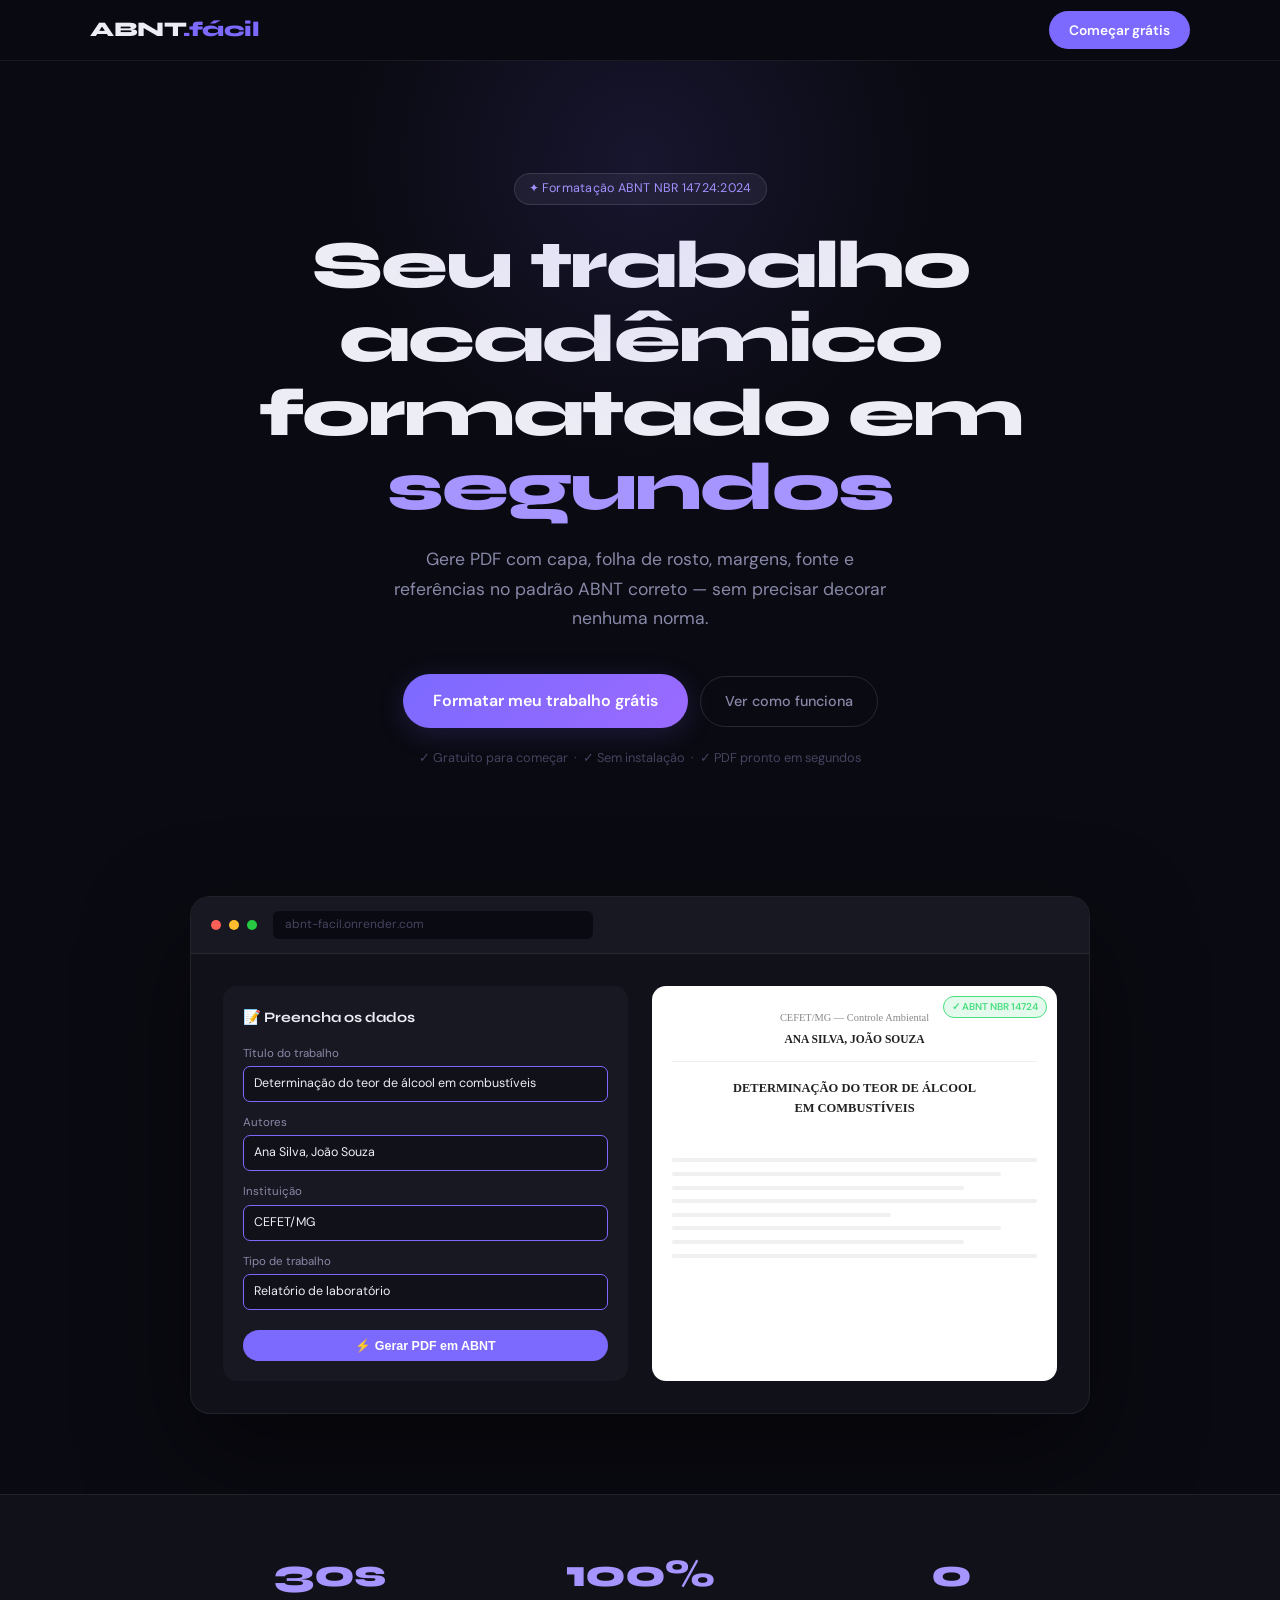
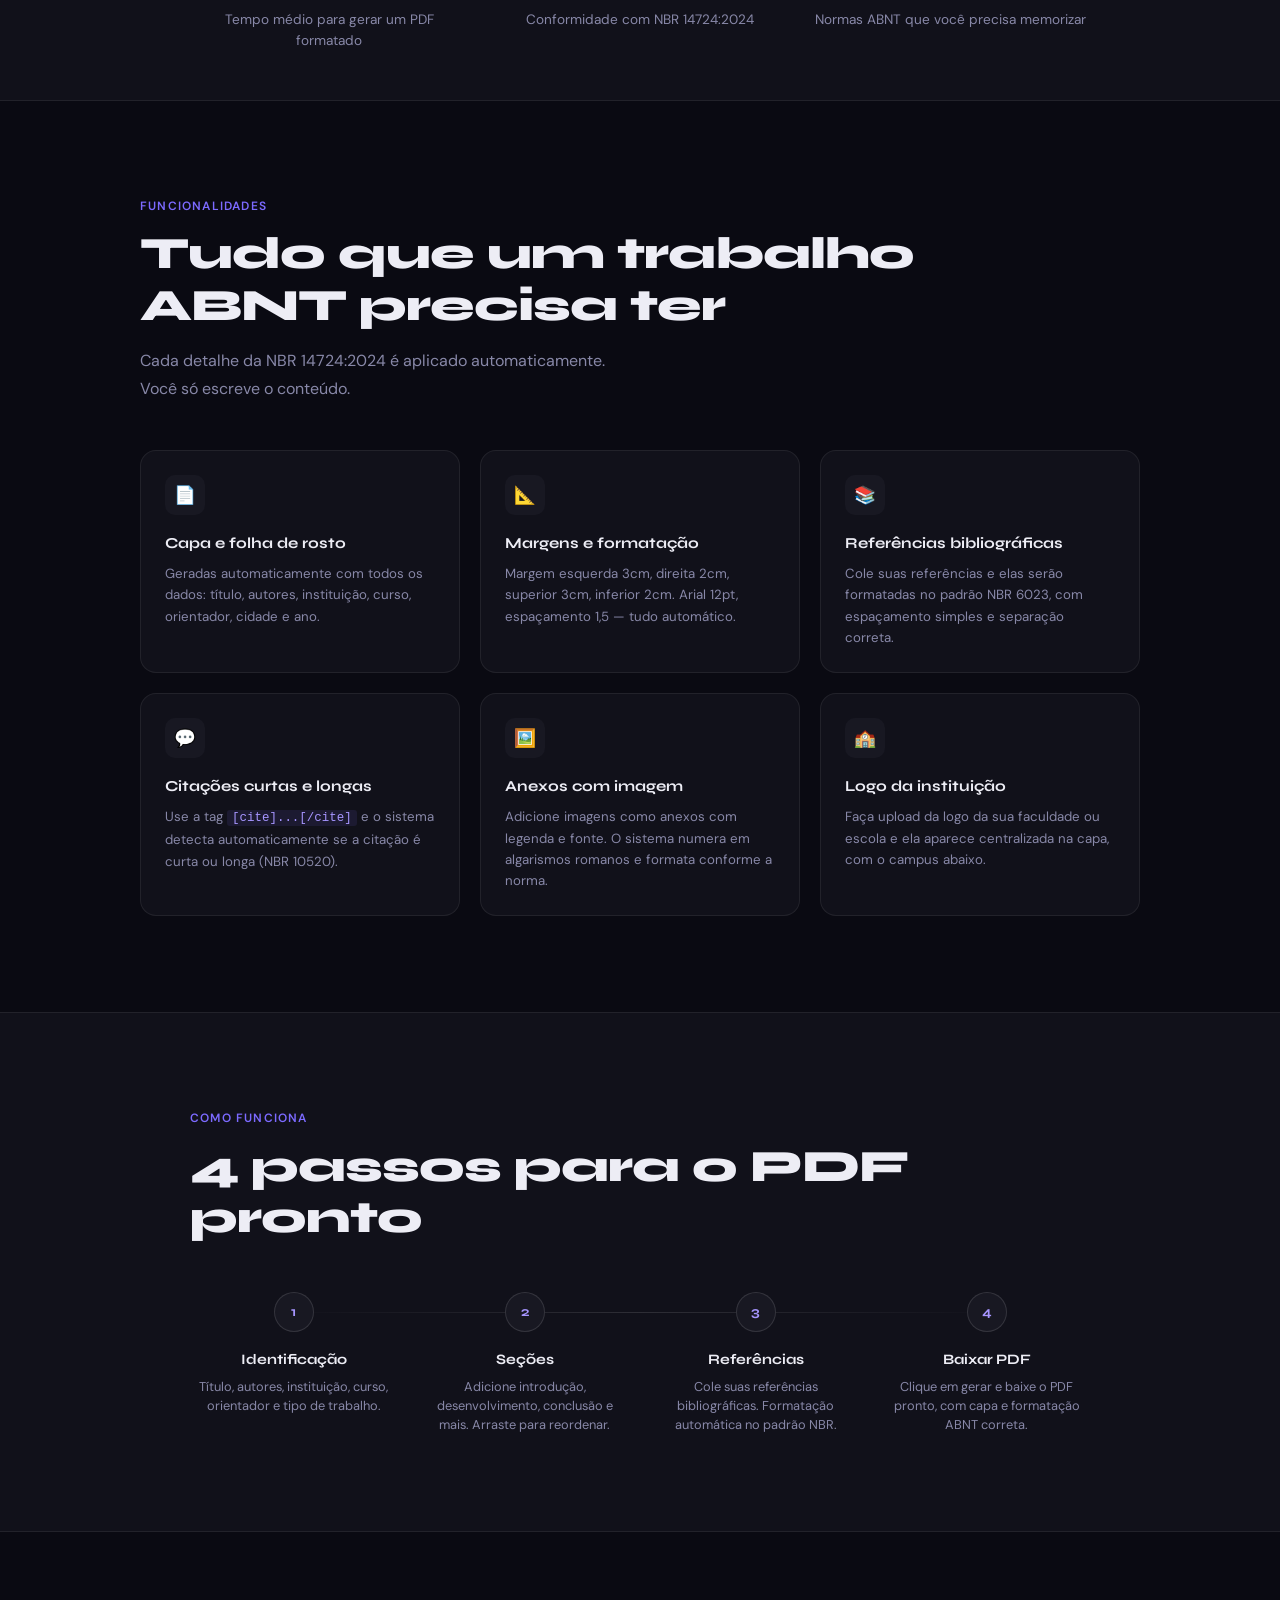
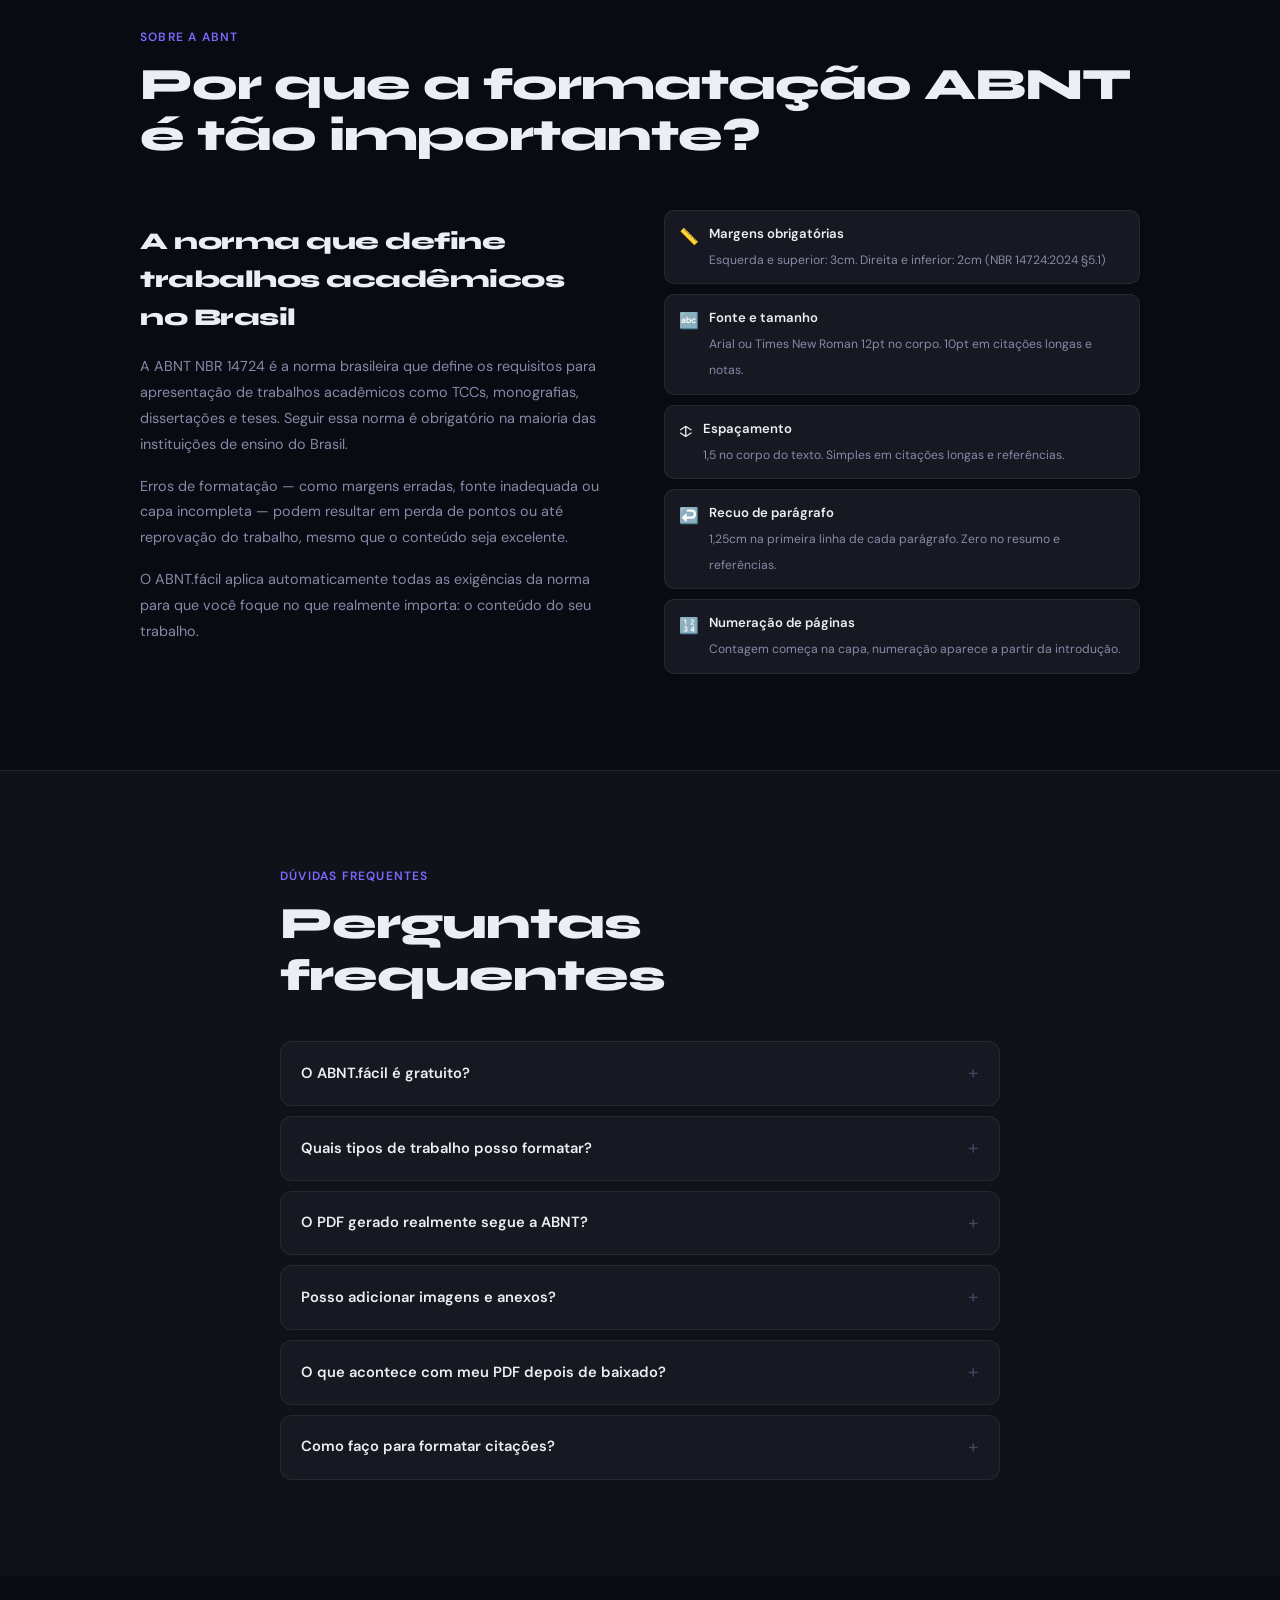
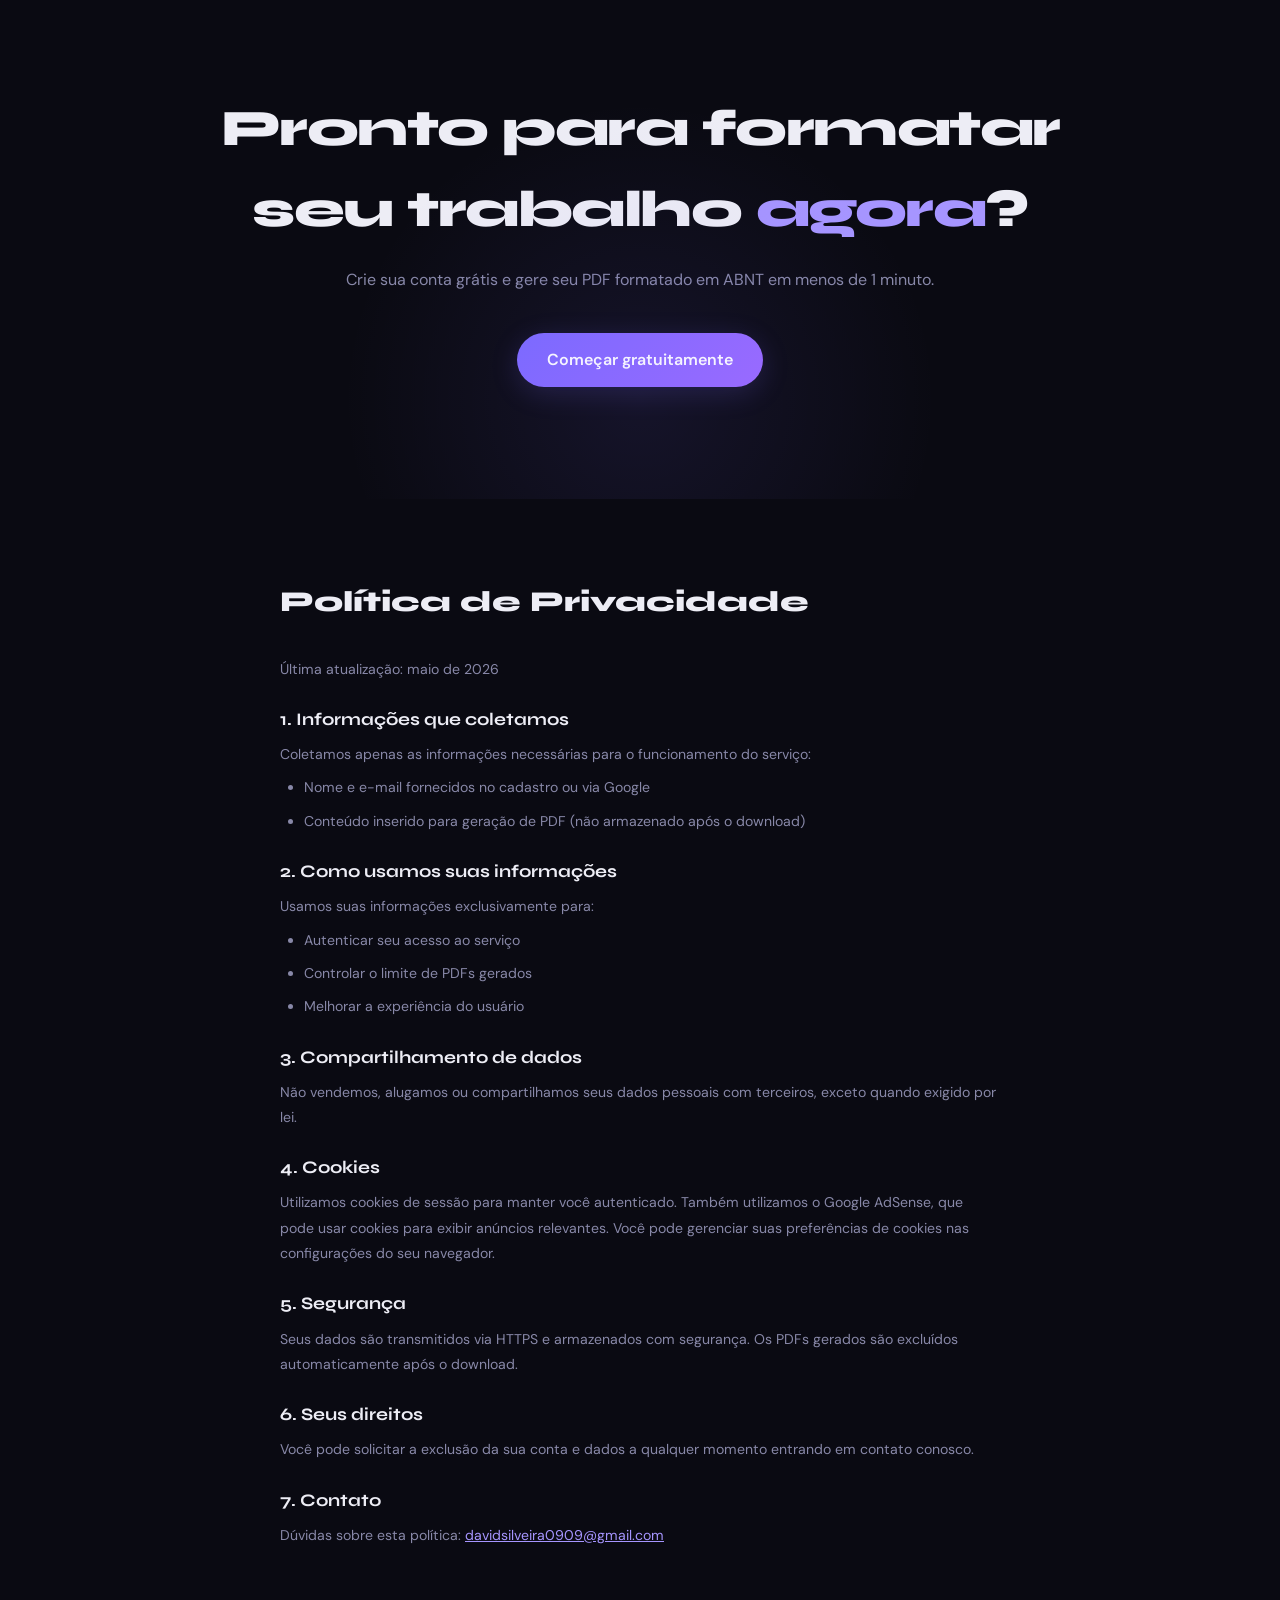
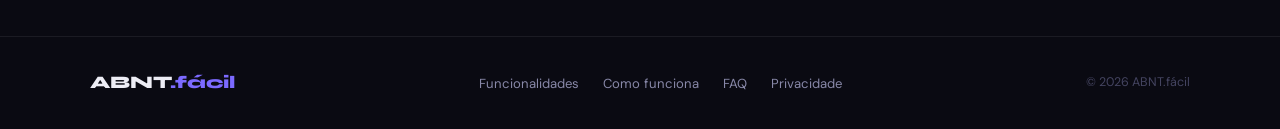
<file: templates/landing.html>
<!DOCTYPE html>
<html lang="pt-BR">
<head>
  <meta charset="UTF-8"/>
  <meta name="viewport" content="width=device-width, initial-scale=1.0"/>
  <title>ABNT.fácil — Formatação ABNT automática para trabalhos acadêmicos</title>
  <!-- Google tag (gtag.js) -->
<script async src="https://www.googletagmanager.com/gtag/js?id=G-0G3EQVXCJ8"></script>

<script>
window.dataLayer = window.dataLayer || [];
function gtag(){dataLayer.push(arguments);}
gtag('js', new Date());

gtag('config', 'G-0G3EQVXCJ8');
</script>
  <meta name="description" content="Formate seu TCC, monografia ou trabalho acadêmico em ABNT em segundos. Capa, folha de rosto, margens, fonte e referências automáticas. Grátis para começar."/>
  <link rel="preconnect" href="https://fonts.googleapis.com">
  <link href="https://fonts.googleapis.com/css2?family=Syne:wght@400;600;700;800&family=DM+Sans:ital,wght@0,300;0,400;0,500;1,400&display=swap" rel="stylesheet">
  <script async src="https://pagead2.googlesyndication.com/pagead/js/adsbygoogle.js?client=ca-pub-7266606205387680" crossorigin="anonymous"></script>
  <style>
    *, *::before, *::after { box-sizing: border-box; margin: 0; padding: 0; }
    :root {
      --bg: #0a0a12;
      --bg2: #11111a;
      --surface: #181822;
      --surface2: #1e1e2a;
      --border: rgba(255,255,255,0.07);
      --border2: rgba(255,255,255,0.12);
      --accent: #7c6aff;
      --accent2: #a695ff;
      --glow: rgba(124,106,255,0.18);
      --green: #4ade80;
      --text: #ededf5;
      --text2: #8888a8;
      --text3: #444460;
      --ff: 'Syne', sans-serif;
      --fb: 'DM Sans', sans-serif;
    }
    html { scroll-behavior: smooth; }
    body { background: var(--bg); color: var(--text); font-family: var(--fb); font-size: 16px; line-height: 1.6; overflow-x: hidden; }

    /* HEADER */
    header { position: sticky; top: 0; z-index: 100; background: rgba(10,10,18,0.92); backdrop-filter: blur(20px); border-bottom: 1px solid var(--border); padding: 0 2rem; }
    .header-inner { max-width: 1100px; margin: 0 auto; height: 60px; display: flex; align-items: center; justify-content: space-between; }
    .logo { font-family: var(--ff); font-size: 1.3rem; font-weight: 800; color: var(--text); text-decoration: none; letter-spacing: -0.5px; }
    .logo span { color: var(--accent); }
    .header-cta { background: var(--accent); color: #fff; border: none; border-radius: 30px; padding: 8px 20px; font-family: var(--fb); font-size: 0.86rem; font-weight: 600; cursor: pointer; text-decoration: none; transition: opacity 0.2s; }
    .header-cta:hover { opacity: 0.85; }

    /* HERO */
    .hero { padding: 7rem 2rem 5rem; text-align: center; position: relative; overflow: hidden; }
    .hero::before { content: ''; position: absolute; top: -200px; left: 50%; transform: translateX(-50%); width: 600px; height: 600px; background: radial-gradient(circle, rgba(124,106,255,0.12) 0%, transparent 70%); pointer-events: none; }
    .hero-badge { display: inline-flex; align-items: center; gap: 6px; background: var(--surface); border: 1px solid var(--border2); border-radius: 30px; padding: 5px 14px; font-size: 0.78rem; color: var(--accent2); margin-bottom: 1.5rem; letter-spacing: 0.02em; }
    .hero h1 { font-family: var(--ff); font-size: clamp(2.4rem, 6vw, 4.2rem); font-weight: 800; line-height: 1.1; letter-spacing: -2px; margin-bottom: 1.25rem; max-width: 820px; margin-left: auto; margin-right: auto; }
    .hero h1 em { font-style: normal; color: var(--accent2); }
    .hero-sub { font-size: 1.1rem; color: var(--text2); max-width: 520px; margin: 0 auto 2.5rem; line-height: 1.7; }
    .hero-actions { display: flex; align-items: center; justify-content: center; gap: 12px; flex-wrap: wrap; }
    .btn-primary { background: linear-gradient(135deg, var(--accent), #9b6aff); color: #fff; border: none; border-radius: 30px; padding: 14px 30px; font-family: var(--fb); font-size: 1rem; font-weight: 600; cursor: pointer; text-decoration: none; box-shadow: 0 6px 28px var(--glow); transition: all 0.2s; display: inline-block; }
    .btn-primary:hover { transform: translateY(-2px); box-shadow: 0 10px 36px var(--glow); }
    .btn-secondary { background: transparent; color: var(--text2); border: 1px solid var(--border2); border-radius: 30px; padding: 13px 24px; font-family: var(--fb); font-size: 0.9rem; font-weight: 500; cursor: pointer; text-decoration: none; transition: all 0.2s; display: inline-block; }
    .btn-secondary:hover { background: var(--surface); color: var(--text); }
    .hero-note { margin-top: 1.25rem; font-size: 0.8rem; color: var(--text3); }

    /* PREVIEW */
    .preview-section { padding: 3rem 2rem 5rem; }
    .preview-inner { max-width: 900px; margin: 0 auto; }
    .preview-card { background: var(--bg2); border: 1px solid var(--border); border-radius: 20px; overflow: hidden; box-shadow: 0 40px 100px rgba(0,0,0,0.5); }
    .preview-bar { background: var(--surface); padding: 14px 20px; display: flex; align-items: center; gap: 8px; border-bottom: 1px solid var(--border); }
    .dot { width: 10px; height: 10px; border-radius: 50%; }
    .dot-r { background: #ff5f57; }
    .dot-y { background: #ffbd2e; }
    .dot-g { background: #28ca42; }
    .preview-url { margin-left: 8px; background: var(--bg); border-radius: 6px; padding: 4px 12px; font-size: 0.75rem; color: var(--text3); flex: 1; max-width: 320px; }
    .preview-body { padding: 2rem; display: grid; grid-template-columns: 1fr 1fr; gap: 1.5rem; }
    .preview-form { background: var(--surface); border-radius: 14px; padding: 1.25rem; }
    .preview-form h4 { font-family: var(--ff); font-size: 0.9rem; font-weight: 700; margin-bottom: 1rem; color: var(--text); }
    .pf-campo { margin-bottom: 0.75rem; }
    .pf-campo label { font-size: 0.72rem; color: var(--text2); display: block; margin-bottom: 3px; }
    .pf-input { background: var(--bg2); border: 1px solid var(--border); border-radius: 7px; padding: 7px 10px; font-size: 0.78rem; color: var(--text2); width: 100%; }
    .pf-input.filled { border-color: var(--accent); color: var(--text); }
    .pf-btn { background: var(--accent); color: #fff; border: none; border-radius: 20px; padding: 8px 16px; font-size: 0.78rem; font-weight: 600; width: 100%; margin-top: 0.5rem; cursor: pointer; }
    .preview-pdf { background: #fff; border-radius: 14px; padding: 1.5rem 1.25rem; display: flex; flex-direction: column; gap: 0.6rem; position: relative; }
    .pdf-top { text-align: center; border-bottom: 1px solid #eee; padding-bottom: 0.75rem; margin-bottom: 0.25rem; }
    .pdf-inst { font-size: 0.65rem; color: #888; font-family: serif; }
    .pdf-titulo { font-size: 0.72rem; font-weight: 700; color: #222; font-family: serif; margin-top: 4px; }
    .pdf-linha { height: 4px; background: #f0f0f0; border-radius: 2px; }
    .pdf-linha.w100 { width: 100%; }
    .pdf-linha.w80 { width: 80%; }
    .pdf-linha.w60 { width: 60%; }
    .pdf-linha.w90 { width: 90%; }
    .pdf-badge { position: absolute; top: 10px; right: 10px; background: rgba(74,222,128,0.15); border: 1px solid var(--green); color: var(--green); border-radius: 20px; font-size: 0.62rem; font-weight: 600; padding: 2px 8px; }

    /* STATS */
    .stats { padding: 3rem 2rem; border-top: 1px solid var(--border); border-bottom: 1px solid var(--border); background: var(--bg2); }
    .stats-inner { max-width: 900px; margin: 0 auto; display: grid; grid-template-columns: repeat(3, 1fr); gap: 2rem; text-align: center; }
    .stat-num { font-family: var(--ff); font-size: 2.4rem; font-weight: 800; color: var(--accent2); letter-spacing: -1px; }
    .stat-label { font-size: 0.85rem; color: var(--text2); margin-top: 4px; }

    /* FEATURES */
    .features { padding: 6rem 2rem; }
    .features-inner { max-width: 1000px; margin: 0 auto; }
    .section-label { font-size: 0.75rem; font-weight: 600; color: var(--accent); text-transform: uppercase; letter-spacing: 0.1em; margin-bottom: 0.75rem; }
    .section-title { font-family: var(--ff); font-size: clamp(1.8rem, 4vw, 2.8rem); font-weight: 800; letter-spacing: -1px; margin-bottom: 1rem; line-height: 1.15; }
    .section-sub { color: var(--text2); font-size: 1rem; max-width: 480px; line-height: 1.7; margin-bottom: 3rem; }
    .features-grid { display: grid; grid-template-columns: repeat(3, 1fr); gap: 1.25rem; }
    .feature-card { background: var(--bg2); border: 1px solid var(--border); border-radius: 16px; padding: 1.5rem; transition: border-color 0.2s, transform 0.2s; }
    .feature-card:hover { border-color: var(--border2); transform: translateY(-2px); }
    .feature-icon { width: 40px; height: 40px; background: var(--surface); border-radius: 10px; display: flex; align-items: center; justify-content: center; font-size: 1.1rem; margin-bottom: 1rem; }
    .feature-card h3 { font-family: var(--ff); font-size: 0.95rem; font-weight: 700; margin-bottom: 0.5rem; color: var(--text); }
    .feature-card p { font-size: 0.83rem; color: var(--text2); line-height: 1.6; }

    /* COMO FUNCIONA */
    .howto { padding: 6rem 2rem; background: var(--bg2); border-top: 1px solid var(--border); border-bottom: 1px solid var(--border); }
    .howto-inner { max-width: 900px; margin: 0 auto; }
    .steps { display: grid; grid-template-columns: repeat(4, 1fr); gap: 1.5rem; margin-top: 3rem; position: relative; }
    .steps::before { content: ''; position: absolute; top: 20px; left: 10%; right: 10%; height: 1px; background: linear-gradient(90deg, transparent, var(--border2), transparent); }
    .step { text-align: center; position: relative; }
    .step-num { width: 40px; height: 40px; border-radius: 50%; background: var(--surface); border: 1px solid var(--border2); display: flex; align-items: center; justify-content: center; font-family: var(--ff); font-size: 0.85rem; font-weight: 700; color: var(--accent2); margin: 0 auto 1rem; position: relative; z-index: 1; }
    .step h4 { font-family: var(--ff); font-size: 0.9rem; font-weight: 700; margin-bottom: 0.4rem; }
    .step p { font-size: 0.8rem; color: var(--text2); line-height: 1.5; }

    /* ABNT INFO */
    .abnt-info { padding: 6rem 2rem; }
    .abnt-inner { max-width: 1000px; margin: 0 auto; }
    .abnt-grid { display: grid; grid-template-columns: 1fr 1fr; gap: 3rem; align-items: center; margin-top: 3rem; }
    .abnt-text h3 { font-family: var(--ff); font-size: 1.5rem; font-weight: 800; margin-bottom: 1rem; letter-spacing: -0.5px; }
    .abnt-text p { font-size: 0.9rem; color: var(--text2); line-height: 1.8; margin-bottom: 1rem; }
    .abnt-rules { display: flex; flex-direction: column; gap: 10px; }
    .abnt-rule { display: flex; align-items: flex-start; gap: 10px; background: var(--surface); border: 1px solid var(--border); border-radius: 10px; padding: 12px 14px; }
    .rule-icon { font-size: 1rem; flex-shrink: 0; margin-top: 1px; }
    .rule-text strong { font-size: 0.82rem; font-weight: 600; display: block; margin-bottom: 2px; }
    .rule-text span { font-size: 0.76rem; color: var(--text2); }

    /* FAQ */
    .faq { padding: 6rem 2rem; background: var(--bg2); border-top: 1px solid var(--border); }
    .faq-inner { max-width: 720px; margin: 0 auto; }
    .faq-list { margin-top: 2.5rem; display: flex; flex-direction: column; gap: 10px; }
    .faq-item { background: var(--surface); border: 1px solid var(--border); border-radius: 12px; overflow: hidden; }
    .faq-q { padding: 1rem 1.25rem; font-size: 0.92rem; font-weight: 600; cursor: pointer; display: flex; justify-content: space-between; align-items: center; color: var(--text); }
    .faq-q::after { content: '+'; font-size: 1.2rem; color: var(--text3); font-weight: 400; transition: transform 0.2s; }
    .faq-item.open .faq-q::after { transform: rotate(45deg); }
    .faq-a { display: none; padding: 0 1.25rem 1rem; font-size: 0.85rem; color: var(--text2); line-height: 1.7; border-top: 1px solid var(--border); padding-top: 0.75rem; }
    .faq-item.open .faq-a { display: block; }

    /* CTA FINAL */
    .cta-final { padding: 7rem 2rem; text-align: center; position: relative; overflow: hidden; }
    .cta-final::before { content: ''; position: absolute; bottom: -200px; left: 50%; transform: translateX(-50%); width: 600px; height: 600px; background: radial-gradient(circle, rgba(124,106,255,0.1) 0%, transparent 70%); pointer-events: none; }
    .cta-final h2 { font-family: var(--ff); font-size: clamp(2rem, 5vw, 3.2rem); font-weight: 800; letter-spacing: -1.5px; margin-bottom: 1rem; }
    .cta-final h2 em { font-style: normal; color: var(--accent2); }
    .cta-final p { color: var(--text2); font-size: 1rem; margin-bottom: 2.5rem; }

    /* FOOTER */
    footer { border-top: 1px solid var(--border); padding: 2rem; text-align: center; }
    .footer-inner { max-width: 1100px; margin: 0 auto; display: flex; align-items: center; justify-content: space-between; flex-wrap: wrap; gap: 1rem; }
    .footer-logo { font-family: var(--ff); font-size: 1.1rem; font-weight: 800; color: var(--text); text-decoration: none; }
    .footer-logo span { color: var(--accent); }
    .footer-links { display: flex; gap: 1.5rem; }
    .footer-links a { font-size: 0.82rem; color: var(--text2); text-decoration: none; transition: color 0.2s; }
    .footer-links a:hover { color: var(--text); }
    .footer-copy { font-size: 0.78rem; color: var(--text3); }

    /* POLÍTICA DE PRIVACIDADE */
    .privacy { padding: 5rem 2rem; }
    .privacy-inner { max-width: 720px; margin: 0 auto; }
    .privacy h2 { font-family: var(--ff); font-size: 1.8rem; font-weight: 800; margin-bottom: 2rem; }
    .privacy h3 { font-family: var(--ff); font-size: 1.1rem; font-weight: 700; margin: 1.5rem 0 0.5rem; }
    .privacy p, .privacy li { font-size: 0.88rem; color: var(--text2); line-height: 1.8; margin-bottom: 0.5rem; }
    .privacy ul { padding-left: 1.5rem; }

    @media (max-width: 768px) {
      .hero { padding: 4rem 1.25rem 3rem; }
      .preview-body { grid-template-columns: 1fr; }
      .stats-inner { grid-template-columns: 1fr; gap: 1.5rem; }
      .features-grid { grid-template-columns: 1fr; }
      .steps { grid-template-columns: 1fr 1fr; }
      .steps::before { display: none; }
      .abnt-grid { grid-template-columns: 1fr; }
      .footer-inner { flex-direction: column; text-align: center; }
      .footer-links { justify-content: center; }
    }
  </style>
</head>
<body>

<header>
  <div class="header-inner">
    <a href="/" class="logo">ABNT<span>.fácil</span></a>
    <a href="/auth/google" class="header-cta">Começar grátis</a>
  </div>
</header>

<!-- HERO -->
<section class="hero">
  <div class="hero-badge">✦ Formatação ABNT NBR 14724:2024</div>
  <h1>Seu trabalho acadêmico<br/>formatado em <em>segundos</em></h1>
  <p class="hero-sub">Gere PDF com capa, folha de rosto, margens, fonte e referências no padrão ABNT correto — sem precisar decorar nenhuma norma.</p>
  <div class="hero-actions">
    <a href="/auth/google" class="btn-primary">Formatar meu trabalho grátis</a>
    <a href="#como-funciona" class="btn-secondary">Ver como funciona</a>
  </div>
  <p class="hero-note">✓ Gratuito para começar &nbsp;·&nbsp; ✓ Sem instalação &nbsp;·&nbsp; ✓ PDF pronto em segundos</p>
</section>

<!-- PREVIEW -->
<section class="preview-section">
  <div class="preview-inner">
    <div class="preview-card">
      <div class="preview-bar">
        <div class="dot dot-r"></div>
        <div class="dot dot-y"></div>
        <div class="dot dot-g"></div>
        <div class="preview-url">abnt-facil.onrender.com</div>
      </div>
      <div class="preview-body">
        <div class="preview-form">
          <h4>📝 Preencha os dados</h4>
          <div class="pf-campo">
            <label>Título do trabalho</label>
            <div class="pf-input filled">Determinação do teor de álcool em combustíveis</div>
          </div>
          <div class="pf-campo">
            <label>Autores</label>
            <div class="pf-input filled">Ana Silva, João Souza</div>
          </div>
          <div class="pf-campo">
            <label>Instituição</label>
            <div class="pf-input filled">CEFET/MG</div>
          </div>
          <div class="pf-campo">
            <label>Tipo de trabalho</label>
            <div class="pf-input filled">Relatório de laboratório</div>
          </div>
          <button class="pf-btn">⚡ Gerar PDF em ABNT</button>
        </div>
        <div class="preview-pdf">
          <div class="pdf-badge">✓ ABNT NBR 14724</div>
          <div class="pdf-top">
            <div class="pdf-inst">CEFET/MG — Controle Ambiental</div>
            <div class="pdf-titulo">ANA SILVA, JOÃO SOUZA</div>
          </div>
          <div class="pdf-titulo" style="text-align:center; color:#222; font-family:serif; font-size:0.78rem; margin-bottom:4px;">DETERMINAÇÃO DO TEOR DE ÁLCOOL<br/>EM COMBUSTÍVEIS</div>
          <div style="height:1rem"></div>
          <div class="pdf-linha w100"></div>
          <div class="pdf-linha w90"></div>
          <div class="pdf-linha w80"></div>
          <div class="pdf-linha w100"></div>
          <div class="pdf-linha w60"></div>
          <div class="pdf-linha w90"></div>
          <div class="pdf-linha w80"></div>
          <div class="pdf-linha w100"></div>
        </div>
      </div>
    </div>
  </div>
</section>

<!-- STATS -->
<section class="stats">
  <div class="stats-inner">
    <div>
      <div class="stat-num">30s</div>
      <div class="stat-label">Tempo médio para gerar um PDF formatado</div>
    </div>
    <div>
      <div class="stat-num">100%</div>
      <div class="stat-label">Conformidade com NBR 14724:2024</div>
    </div>
    <div>
      <div class="stat-num">0</div>
      <div class="stat-label">Normas ABNT que você precisa memorizar</div>
    </div>
  </div>
</section>

<!-- FEATURES -->
<section class="features" id="funcionalidades">
  <div class="features-inner">
    <div class="section-label">Funcionalidades</div>
    <h2 class="section-title">Tudo que um trabalho<br/>ABNT precisa ter</h2>
    <p class="section-sub">Cada detalhe da NBR 14724:2024 é aplicado automaticamente. Você só escreve o conteúdo.</p>
    <div class="features-grid">
      <div class="feature-card">
        <div class="feature-icon">📄</div>
        <h3>Capa e folha de rosto</h3>
        <p>Geradas automaticamente com todos os dados: título, autores, instituição, curso, orientador, cidade e ano.</p>
      </div>
      <div class="feature-card">
        <div class="feature-icon">📐</div>
        <h3>Margens e formatação</h3>
        <p>Margem esquerda 3cm, direita 2cm, superior 3cm, inferior 2cm. Arial 12pt, espaçamento 1,5 — tudo automático.</p>
      </div>
      <div class="feature-card">
        <div class="feature-icon">📚</div>
        <h3>Referências bibliográficas</h3>
        <p>Cole suas referências e elas serão formatadas no padrão NBR 6023, com espaçamento simples e separação correta.</p>
      </div>
      <div class="feature-card">
        <div class="feature-icon">💬</div>
        <h3>Citações curtas e longas</h3>
        <p>Use a tag <code style="font-size:0.78rem; background:rgba(124,106,255,0.1); padding:1px 5px; border-radius:3px; color:var(--accent2)">[cite]...[/cite]</code> e o sistema detecta automaticamente se a citação é curta ou longa (NBR 10520).</p>
      </div>
      <div class="feature-card">
        <div class="feature-icon">🖼️</div>
        <h3>Anexos com imagem</h3>
        <p>Adicione imagens como anexos com legenda e fonte. O sistema numera em algarismos romanos e formata conforme a norma.</p>
      </div>
      <div class="feature-card">
        <div class="feature-icon">🏫</div>
        <h3>Logo da instituição</h3>
        <p>Faça upload da logo da sua faculdade ou escola e ela aparece centralizada na capa, com o campus abaixo.</p>
      </div>
    </div>
  </div>
</section>

<!-- COMO FUNCIONA -->
<section class="howto" id="como-funciona">
  <div class="howto-inner">
    <div class="section-label">Como funciona</div>
    <h2 class="section-title">4 passos para o PDF pronto</h2>
    <div class="steps">
      <div class="step">
        <div class="step-num">1</div>
        <h4>Identificação</h4>
        <p>Título, autores, instituição, curso, orientador e tipo de trabalho.</p>
      </div>
      <div class="step">
        <div class="step-num">2</div>
        <h4>Seções</h4>
        <p>Adicione introdução, desenvolvimento, conclusão e mais. Arraste para reordenar.</p>
      </div>
      <div class="step">
        <div class="step-num">3</div>
        <h4>Referências</h4>
        <p>Cole suas referências bibliográficas. Formatação automática no padrão NBR.</p>
      </div>
      <div class="step">
        <div class="step-num">4</div>
        <h4>Baixar PDF</h4>
        <p>Clique em gerar e baixe o PDF pronto, com capa e formatação ABNT correta.</p>
      </div>
    </div>
  </div>
</section>

<!-- ABNT INFO -->
<section class="abnt-info" id="sobre-abnt">
  <div class="abnt-inner">
    <div class="section-label">Sobre a ABNT</div>
    <h2 class="section-title">Por que a formatação ABNT<br/>é tão importante?</h2>
    <div class="abnt-grid">
      <div class="abnt-text">
        <h3>A norma que define trabalhos acadêmicos no Brasil</h3>
        <p>A ABNT NBR 14724 é a norma brasileira que define os requisitos para apresentação de trabalhos acadêmicos como TCCs, monografias, dissertações e teses. Seguir essa norma é obrigatório na maioria das instituições de ensino do Brasil.</p>
        <p>Erros de formatação — como margens erradas, fonte inadequada ou capa incompleta — podem resultar em perda de pontos ou até reprovação do trabalho, mesmo que o conteúdo seja excelente.</p>
        <p>O ABNT.fácil aplica automaticamente todas as exigências da norma para que você foque no que realmente importa: o conteúdo do seu trabalho.</p>
      </div>
      <div class="abnt-rules">
        <div class="abnt-rule">
          <div class="rule-icon">📏</div>
          <div class="rule-text">
            <strong>Margens obrigatórias</strong>
            <span>Esquerda e superior: 3cm. Direita e inferior: 2cm (NBR 14724:2024 §5.1)</span>
          </div>
        </div>
        <div class="abnt-rule">
          <div class="rule-icon">🔤</div>
          <div class="rule-text">
            <strong>Fonte e tamanho</strong>
            <span>Arial ou Times New Roman 12pt no corpo. 10pt em citações longas e notas.</span>
          </div>
        </div>
        <div class="abnt-rule">
          <div class="rule-icon">↕️</div>
          <div class="rule-text">
            <strong>Espaçamento</strong>
            <span>1,5 no corpo do texto. Simples em citações longas e referências.</span>
          </div>
        </div>
        <div class="abnt-rule">
          <div class="rule-icon">↩️</div>
          <div class="rule-text">
            <strong>Recuo de parágrafo</strong>
            <span>1,25cm na primeira linha de cada parágrafo. Zero no resumo e referências.</span>
          </div>
        </div>
        <div class="abnt-rule">
          <div class="rule-icon">🔢</div>
          <div class="rule-text">
            <strong>Numeração de páginas</strong>
            <span>Contagem começa na capa, numeração aparece a partir da introdução.</span>
          </div>
        </div>
      </div>
    </div>
  </div>
</section>

<!-- FAQ -->
<section class="faq" id="faq">
  <div class="faq-inner">
    <div class="section-label">Dúvidas frequentes</div>
    <h2 class="section-title">Perguntas frequentes</h2>
    <div class="faq-list">
      <div class="faq-item">
        <div class="faq-q" onclick="toggleFaq(this)">O ABNT.fácil é gratuito?</div>
        <div class="faq-a">Sim! O ABNT.fácil oferece geração gratuita de PDFs para todos os usuários cadastrados. Basta criar uma conta com seu e-mail ou entrar com o Google.</div>
      </div>
      <div class="faq-item">
        <div class="faq-q" onclick="toggleFaq(this)">Quais tipos de trabalho posso formatar?</div>
        <div class="faq-a">Você pode formatar TCC, monografia, relatório de laboratório e trabalhos acadêmicos em geral. Todos seguem o padrão ABNT NBR 14724:2024.</div>
      </div>
      <div class="faq-item">
        <div class="faq-q" onclick="toggleFaq(this)">O PDF gerado realmente segue a ABNT?</div>
        <div class="faq-a">Sim. O sistema aplica automaticamente todas as exigências da NBR 14724:2024: margens, fonte Arial 12pt, espaçamento 1,5, recuo de parágrafo 1,25cm, capa completa, folha de rosto, numeração de páginas e formatação de referências conforme NBR 6023.</div>
      </div>
      <div class="faq-item">
        <div class="faq-q" onclick="toggleFaq(this)">Posso adicionar imagens e anexos?</div>
        <div class="faq-a">Sim! Na etapa de anexos você pode fazer upload de imagens com legenda e fonte. O sistema as numera automaticamente em algarismos romanos e as posiciona corretamente no documento.</div>
      </div>
      <div class="faq-item">
        <div class="faq-q" onclick="toggleFaq(this)">O que acontece com meu PDF depois de baixado?</div>
        <div class="faq-a">O arquivo é excluído automaticamente dos nossos servidores assim que você faz o download. Nenhum dado do seu trabalho fica armazenado.</div>
      </div>
      <div class="faq-item">
        <div class="faq-q" onclick="toggleFaq(this)">Como faço para formatar citações?</div>
        <div class="faq-a">Use a tag especial [cite]texto da citação[/cite] no corpo do texto. O sistema detecta automaticamente se a citação é curta (até 3 linhas, integrada ao parágrafo com aspas) ou longa (acima de 3 linhas, recuada 4cm com fonte 10pt), seguindo a NBR 10520:2023.</div>
      </div>
    </div>
  </div>
</section>

<!-- CTA FINAL -->
<section class="cta-final">
  <h2>Pronto para formatar<br/>seu trabalho <em>agora</em>?</h2>
  <p>Crie sua conta grátis e gere seu PDF formatado em ABNT em menos de 1 minuto.</p>
  <a href="/auth/google" class="btn-primary">Começar gratuitamente</a>
</section>

<!-- POLÍTICA DE PRIVACIDADE -->
<section class="privacy" id="privacidade">
  <div class="privacy-inner">
    <h2>Política de Privacidade</h2>
    <p>Última atualização: maio de 2026</p>

    <h3>1. Informações que coletamos</h3>
    <p>Coletamos apenas as informações necessárias para o funcionamento do serviço:</p>
    <ul>
      <li>Nome e e-mail fornecidos no cadastro ou via Google</li>
      <li>Conteúdo inserido para geração de PDF (não armazenado após o download)</li>
    </ul>

    <h3>2. Como usamos suas informações</h3>
    <p>Usamos suas informações exclusivamente para:</p>
    <ul>
      <li>Autenticar seu acesso ao serviço</li>
      <li>Controlar o limite de PDFs gerados</li>
      <li>Melhorar a experiência do usuário</li>
    </ul>

    <h3>3. Compartilhamento de dados</h3>
    <p>Não vendemos, alugamos ou compartilhamos seus dados pessoais com terceiros, exceto quando exigido por lei.</p>

    <h3>4. Cookies</h3>
    <p>Utilizamos cookies de sessão para manter você autenticado. Também utilizamos o Google AdSense, que pode usar cookies para exibir anúncios relevantes. Você pode gerenciar suas preferências de cookies nas configurações do seu navegador.</p>

    <h3>5. Segurança</h3>
    <p>Seus dados são transmitidos via HTTPS e armazenados com segurança. Os PDFs gerados são excluídos automaticamente após o download.</p>

    <h3>6. Seus direitos</h3>
    <p>Você pode solicitar a exclusão da sua conta e dados a qualquer momento entrando em contato conosco.</p>

    <h3>7. Contato</h3>
    <p>Dúvidas sobre esta política: <a href="mailto:davidsilveira0909@gmail.com" style="color:var(--accent2)">davidsilveira0909@gmail.com</a></p>
  </div>
</section>

<footer>
  <div class="footer-inner">
    <a href="/" class="footer-logo">ABNT<span>.fácil</span></a>
    <div class="footer-links">
      <a href="#funcionalidades">Funcionalidades</a>
      <a href="#como-funciona">Como funciona</a>
      <a href="#faq">FAQ</a>
      <a href="#privacidade">Privacidade</a>
    </div>
    <span class="footer-copy">© 2026 ABNT.fácil</span>
  </div>
</footer>

<script>
  function toggleFaq(el) {
    const item = el.parentElement;
    item.classList.toggle('open');
  }
</script>

</body>
</html>
</file>
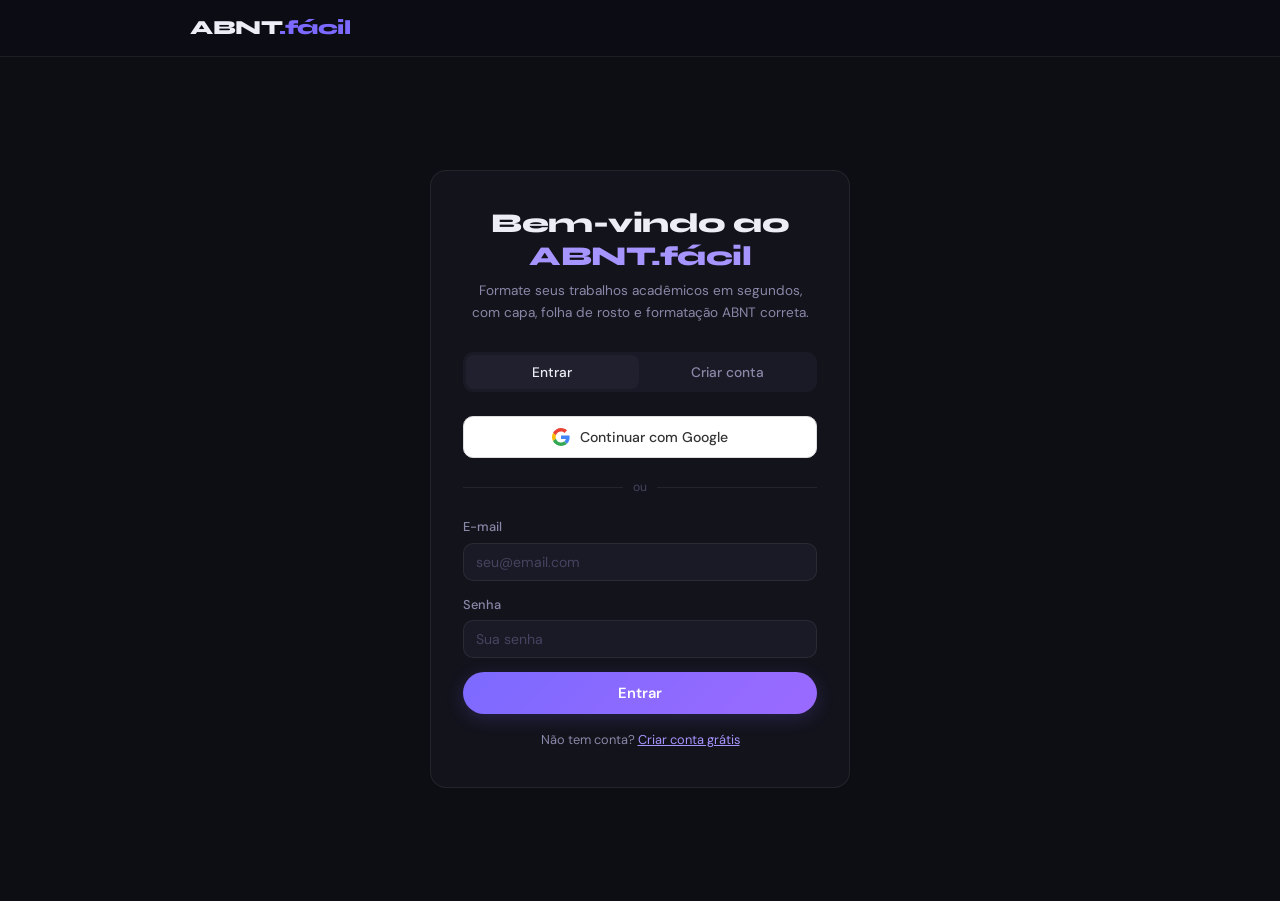
<file: templates/login.html>
<!DOCTYPE html>
<html lang="pt-BR">
<head>
  <meta charset="UTF-8"/>
  <meta name="viewport" content="width=device-width, initial-scale=1.0"/>
  <title>ABNT.fácil — Entrar</title>
<!-- Google tag (gtag.js) -->
<script async src="https://www.googletagmanager.com/gtag/js?id=G-0G3EQVXCJ8"></script>

<script>
window.dataLayer = window.dataLayer || [];
function gtag(){dataLayer.push(arguments);}
gtag('js', new Date());

gtag('config', 'G-0G3EQVXCJ8');
</script>
  <link rel="preconnect" href="https://fonts.googleapis.com">
  <link href="https://fonts.googleapis.com/css2?family=Syne:wght@400;600;700;800&family=DM+Sans:wght@300;400;500&display=swap" rel="stylesheet">
  <link rel="stylesheet" href="/static/css/style.css"/>
  <link rel="stylesheet" href="/static/css/auth.css"/>
  <script async src="https://pagead2.googlesyndication.com/pagead/js/adsbygoogle.js?client=ca-pub-7266606205387680"
     crossorigin="anonymous"></script>
</head>
<body class="auth-body">

  <header class="header">
    <div class="header-inner">
      <a href="/" class="logo">ABNT<span>.fácil</span></a>
    </div>
  </header>

  <main class="auth-main">
    <div class="auth-card">

      <div class="auth-hero">
        <h1>Bem-vindo ao<br/><span>ABNT.fácil</span></h1>
        <p>Formate seus trabalhos acadêmicos em segundos, com capa, folha de rosto e formatação ABNT correta.</p>
      </div>

      <!-- TABS -->
      <div class="auth-tabs">
        <button class="auth-tab active" onclick="trocarTab('login')">Entrar</button>
        <button class="auth-tab" onclick="trocarTab('cadastro')">Criar conta</button>
      </div>

      <!-- LOGIN -->
      <div class="auth-form" id="form-login">
        <button class="btn-google" onclick="window.location.href='/auth/google'">
          <svg width="18" height="18" viewBox="0 0 48 48">
            <path fill="#EA4335" d="M24 9.5c3.54 0 6.71 1.22 9.21 3.6l6.85-6.85C35.9 2.38 30.47 0 24 0 14.62 0 6.51 5.38 2.56 13.22l7.98 6.19C12.43 13.72 17.74 9.5 24 9.5z"/>
            <path fill="#4285F4" d="M46.98 24.55c0-1.57-.15-3.09-.38-4.55H24v9.02h12.94c-.58 2.96-2.26 5.48-4.78 7.18l7.73 6c4.51-4.18 7.09-10.36 7.09-17.65z"/>
            <path fill="#FBBC05" d="M10.53 28.59c-.48-1.45-.76-2.99-.76-4.59s.27-3.14.76-4.59l-7.98-6.19C.92 16.46 0 20.12 0 24c0 3.88.92 7.54 2.56 10.78l7.97-6.19z"/>
            <path fill="#34A853" d="M24 48c6.48 0 11.93-2.13 15.89-5.81l-7.73-6c-2.18 1.48-4.97 2.35-8.16 2.35-6.26 0-11.57-4.22-13.47-9.91l-7.98 6.19C6.51 42.62 14.62 48 24 48z"/>
          </svg>
          Continuar com Google
        </button>

        <div class="auth-divider"><span>ou</span></div>

        <div class="campo">
          <label for="login-email">E-mail</label>
          <input type="email" id="login-email" placeholder="seu@email.com" />
        </div>
        <div class="campo">
          <label for="login-senha">Senha</label>
          <input type="password" id="login-senha" placeholder="Sua senha" />
        </div>

        <div id="login-erro" class="auth-erro oculto"></div>

        <button class="btn-auth" onclick="fazerLogin()">Entrar</button>

        <p class="auth-link">Não tem conta? <a onclick="trocarTab('cadastro')">Criar conta grátis</a></p>
      </div>

      <!-- CADASTRO -->
      <div class="auth-form oculto" id="form-cadastro">
        <button class="btn-google" onclick="window.location.href='/auth/google'">
          <svg width="18" height="18" viewBox="0 0 48 48">
            <path fill="#EA4335" d="M24 9.5c3.54 0 6.71 1.22 9.21 3.6l6.85-6.85C35.9 2.38 30.47 0 24 0 14.62 0 6.51 5.38 2.56 13.22l7.98 6.19C12.43 13.72 17.74 9.5 24 9.5z"/>
            <path fill="#4285F4" d="M46.98 24.55c0-1.57-.15-3.09-.38-4.55H24v9.02h12.94c-.58 2.96-2.26 5.48-4.78 7.18l7.73 6c4.51-4.18 7.09-10.36 7.09-17.65z"/>
            <path fill="#FBBC05" d="M10.53 28.59c-.48-1.45-.76-2.99-.76-4.59s.27-3.14.76-4.59l-7.98-6.19C.92 16.46 0 20.12 0 24c0 3.88.92 7.54 2.56 10.78l7.97-6.19z"/>
            <path fill="#34A853" d="M24 48c6.48 0 11.93-2.13 15.89-5.81l-7.73-6c-2.18 1.48-4.97 2.35-8.16 2.35-6.26 0-11.57-4.22-13.47-9.91l-7.98 6.19C6.51 42.62 14.62 48 24 48z"/>
          </svg>
          Cadastrar com Google
        </button>

        <div class="auth-divider"><span>ou</span></div>

        <div class="campo">
          <label for="cad-nome">Nome</label>
          <input type="text" id="cad-nome" placeholder="Seu nome" />
        </div>
        <div class="campo">
          <label for="cad-email">E-mail</label>
          <input type="email" id="cad-email" placeholder="seu@email.com" />
        </div>
        <div class="campo">
          <label for="cad-senha">Senha <span class="dica">(mínimo 6 caracteres)</span></label>
          <input type="password" id="cad-senha" placeholder="Crie uma senha" />
        </div>

        <div id="cad-erro" class="auth-erro oculto"></div>

        <button class="btn-auth" onclick="fazerCadastro()">Criar conta grátis</button>

        <p class="auth-link">Já tem conta? <a onclick="trocarTab('login')">Entrar</a></p>
      </div>

    </div>
  </main>

  <script>
    function trocarTab(tab) {
      document.querySelectorAll(".auth-tab").forEach((t, i) => {
        t.classList.toggle("active", (i === 0 && tab === "login") || (i === 1 && tab === "cadastro"));
      });
      document.getElementById("form-login").classList.toggle("oculto", tab !== "login");
      document.getElementById("form-cadastro").classList.toggle("oculto", tab !== "cadastro");
    }

    async function fazerLogin() {
      const email = document.getElementById("login-email").value.trim();
      const senha = document.getElementById("login-senha").value.trim();
      const erroEl = document.getElementById("login-erro");
      erroEl.classList.add("oculto");

      try {
        const resp = await fetch("/auth/login", {
          method: "POST",
          headers: { "Content-Type": "application/json" },
          body: JSON.stringify({ email, senha })
        });
        const data = await resp.json();
        if (!resp.ok) { erroEl.textContent = data.erro; erroEl.classList.remove("oculto"); return; }
        window.location.href = "/formatar";
      } catch { erroEl.textContent = "Erro de conexão."; erroEl.classList.remove("oculto"); }
    }

    async function fazerCadastro() {
      const nome  = document.getElementById("cad-nome").value.trim();
      const email = document.getElementById("cad-email").value.trim();
      const senha = document.getElementById("cad-senha").value.trim();
      const erroEl = document.getElementById("cad-erro");
      erroEl.classList.add("oculto");

      try {
        const resp = await fetch("/auth/cadastro", {
          method: "POST",
          headers: { "Content-Type": "application/json" },
          body: JSON.stringify({ nome, email, senha })
        });
        const data = await resp.json();
        if (!resp.ok) { erroEl.textContent = data.erro; erroEl.classList.remove("oculto"); return; }
        window.location.href = "/formatar";
      } catch { erroEl.textContent = "Erro de conexão."; erroEl.classList.remove("oculto"); }
    }

    // Enter para submeter
    document.addEventListener("keydown", e => {
      if (e.key !== "Enter") return;
      const loginVisivel = !document.getElementById("form-login").classList.contains("oculto");
      if (loginVisivel) fazerLogin(); else fazerCadastro();
    });
  </script>
</body>
</html>
</file>
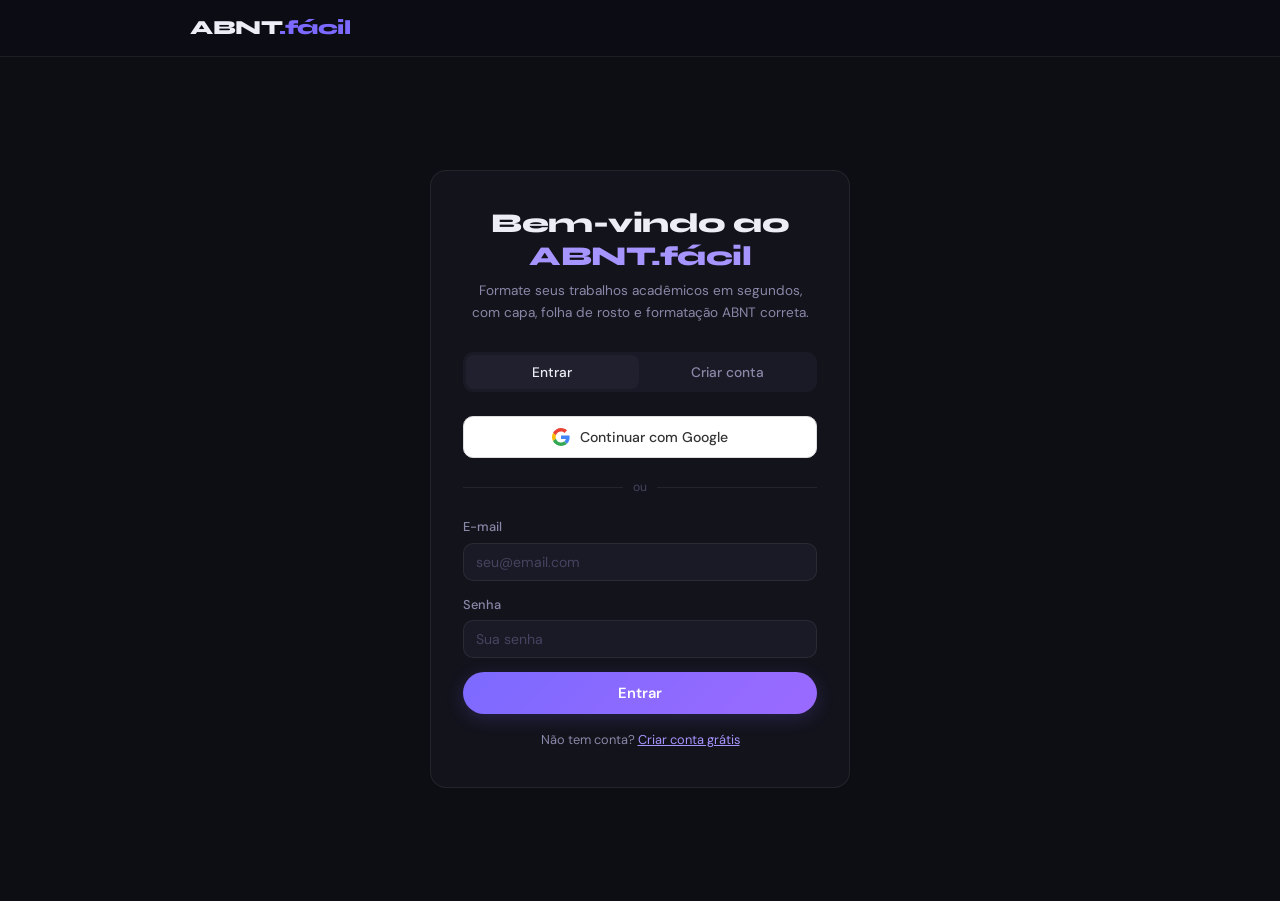
<file: templates/login11.html>
<!DOCTYPE html>
<html lang="pt-BR">
<head>
  <meta charset="UTF-8"/>
  <meta name="viewport" content="width=device-width, initial-scale=1.0"/>
  <title>ABNT.fácil — Entrar</title>
  <link rel="preconnect" href="https://fonts.googleapis.com">
  <link href="https://fonts.googleapis.com/css2?family=Syne:wght@400;600;700;800&family=DM+Sans:wght@300;400;500&display=swap" rel="stylesheet">
  <link rel="stylesheet" href="/static/css/style.css"/>
  <link rel="stylesheet" href="/static/css/auth.css"/>
  <script async src="https://pagead2.googlesyndication.com/pagead/js/adsbygoogle.js?client=ca-pub-7266606205387680"
     crossorigin="anonymous"></script>
</head>
<body class="auth-body">

  <header class="header">
    <div class="header-inner">
      <a href="/" class="logo">ABNT<span>.fácil</span></a>
    </div>
  </header>

  <main class="auth-main">
    <div class="auth-card">

      <div class="auth-hero">
        <h1>Bem-vindo ao<br/><span>ABNT.fácil</span></h1>
        <p>Formate seus trabalhos acadêmicos em segundos, com capa, folha de rosto e formatação ABNT correta.</p>
      </div>

      <!-- TABS -->
      <div class="auth-tabs">
        <button class="auth-tab active" onclick="trocarTab('login')">Entrar</button>
        <button class="auth-tab" onclick="trocarTab('cadastro')">Criar conta</button>
      </div>

      <!-- LOGIN -->
      <div class="auth-form" id="form-login">
        <button class="btn-google" onclick="window.location.href='/auth/google'">
          <svg width="18" height="18" viewBox="0 0 48 48">
            <path fill="#EA4335" d="M24 9.5c3.54 0 6.71 1.22 9.21 3.6l6.85-6.85C35.9 2.38 30.47 0 24 0 14.62 0 6.51 5.38 2.56 13.22l7.98 6.19C12.43 13.72 17.74 9.5 24 9.5z"/>
            <path fill="#4285F4" d="M46.98 24.55c0-1.57-.15-3.09-.38-4.55H24v9.02h12.94c-.58 2.96-2.26 5.48-4.78 7.18l7.73 6c4.51-4.18 7.09-10.36 7.09-17.65z"/>
            <path fill="#FBBC05" d="M10.53 28.59c-.48-1.45-.76-2.99-.76-4.59s.27-3.14.76-4.59l-7.98-6.19C.92 16.46 0 20.12 0 24c0 3.88.92 7.54 2.56 10.78l7.97-6.19z"/>
            <path fill="#34A853" d="M24 48c6.48 0 11.93-2.13 15.89-5.81l-7.73-6c-2.18 1.48-4.97 2.35-8.16 2.35-6.26 0-11.57-4.22-13.47-9.91l-7.98 6.19C6.51 42.62 14.62 48 24 48z"/>
          </svg>
          Continuar com Google
        </button>

        <div class="auth-divider"><span>ou</span></div>

        <div class="campo">
          <label for="login-email">E-mail</label>
          <input type="email" id="login-email" placeholder="seu@email.com" />
        </div>
        <div class="campo">
          <label for="login-senha">Senha</label>
          <input type="password" id="login-senha" placeholder="Sua senha" />
        </div>

        <div id="login-erro" class="auth-erro oculto"></div>

        <button class="btn-auth" onclick="fazerLogin()">Entrar</button>

        <p class="auth-link">Não tem conta? <a onclick="trocarTab('cadastro')">Criar conta grátis</a></p>
      </div>

      <!-- CADASTRO -->
      <div class="auth-form oculto" id="form-cadastro">
        <button class="btn-google" onclick="window.location.href='/auth/google'">
          <svg width="18" height="18" viewBox="0 0 48 48">
            <path fill="#EA4335" d="M24 9.5c3.54 0 6.71 1.22 9.21 3.6l6.85-6.85C35.9 2.38 30.47 0 24 0 14.62 0 6.51 5.38 2.56 13.22l7.98 6.19C12.43 13.72 17.74 9.5 24 9.5z"/>
            <path fill="#4285F4" d="M46.98 24.55c0-1.57-.15-3.09-.38-4.55H24v9.02h12.94c-.58 2.96-2.26 5.48-4.78 7.18l7.73 6c4.51-4.18 7.09-10.36 7.09-17.65z"/>
            <path fill="#FBBC05" d="M10.53 28.59c-.48-1.45-.76-2.99-.76-4.59s.27-3.14.76-4.59l-7.98-6.19C.92 16.46 0 20.12 0 24c0 3.88.92 7.54 2.56 10.78l7.97-6.19z"/>
            <path fill="#34A853" d="M24 48c6.48 0 11.93-2.13 15.89-5.81l-7.73-6c-2.18 1.48-4.97 2.35-8.16 2.35-6.26 0-11.57-4.22-13.47-9.91l-7.98 6.19C6.51 42.62 14.62 48 24 48z"/>
          </svg>
          Cadastrar com Google
        </button>

        <div class="auth-divider"><span>ou</span></div>

        <div class="campo">
          <label for="cad-nome">Nome</label>
          <input type="text" id="cad-nome" placeholder="Seu nome" />
        </div>
        <div class="campo">
          <label for="cad-email">E-mail</label>
          <input type="email" id="cad-email" placeholder="seu@email.com" />
        </div>
        <div class="campo">
          <label for="cad-senha">Senha <span class="dica">(mínimo 6 caracteres)</span></label>
          <input type="password" id="cad-senha" placeholder="Crie uma senha" />
        </div>

        <div id="cad-erro" class="auth-erro oculto"></div>

        <button class="btn-auth" onclick="fazerCadastro()">Criar conta grátis</button>

        <p class="auth-link">Já tem conta? <a onclick="trocarTab('login')">Entrar</a></p>
      </div>

    </div>
  </main>

  <script>
    function trocarTab(tab) {
      document.querySelectorAll(".auth-tab").forEach((t, i) => {
        t.classList.toggle("active", (i === 0 && tab === "login") || (i === 1 && tab === "cadastro"));
      });
      document.getElementById("form-login").classList.toggle("oculto", tab !== "login");
      document.getElementById("form-cadastro").classList.toggle("oculto", tab !== "cadastro");
    }

    async function fazerLogin() {
      const email = document.getElementById("login-email").value.trim();
      const senha = document.getElementById("login-senha").value.trim();
      const erroEl = document.getElementById("login-erro");
      erroEl.classList.add("oculto");

      try {
        const resp = await fetch("/auth/login", {
          method: "POST",
          headers: { "Content-Type": "application/json" },
          body: JSON.stringify({ email, senha })
        });
        const data = await resp.json();
        if (!resp.ok) { erroEl.textContent = data.erro; erroEl.classList.remove("oculto"); return; }
        window.location.href = "/";
      } catch { erroEl.textContent = "Erro de conexão."; erroEl.classList.remove("oculto"); }
    }

    async function fazerCadastro() {
      const nome  = document.getElementById("cad-nome").value.trim();
      const email = document.getElementById("cad-email").value.trim();
      const senha = document.getElementById("cad-senha").value.trim();
      const erroEl = document.getElementById("cad-erro");
      erroEl.classList.add("oculto");

      try {
        const resp = await fetch("/auth/cadastro", {
          method: "POST",
          headers: { "Content-Type": "application/json" },
          body: JSON.stringify({ nome, email, senha })
        });
        const data = await resp.json();
        if (!resp.ok) { erroEl.textContent = data.erro; erroEl.classList.remove("oculto"); return; }
        window.location.href = "/";
      } catch { erroEl.textContent = "Erro de conexão."; erroEl.classList.remove("oculto"); }
    }

    // Enter para submeter
    document.addEventListener("keydown", e => {
      if (e.key !== "Enter") return;
      const loginVisivel = !document.getElementById("form-login").classList.contains("oculto");
      if (loginVisivel) fazerLogin(); else fazerCadastro();
    });
  </script>
</body>
</html>
</file>
<file: static/css/style.css>
/* ===== RESET & BASE ===== */
*, *::before, *::after { box-sizing: border-box; margin: 0; padding: 0; }

:root {
  --bg: #0d0d14;
  --bg-2: #13131c;
  --surface: #1a1a26;
  --surface-2: #20202e;
  --border: rgba(255,255,255,0.07);
  --border-2: rgba(255,255,255,0.12);
  --accent: #7c6aff;
  --accent-2: #a695ff;
  --accent-glow: rgba(124,106,255,0.2);
  --green: #4ade80;
  --green-dim: rgba(74,222,128,0.12);
  --text: #ededf5;
  --text-2: #8888a8;
  --text-3: #444460;
  --radius: 10px;
  --radius-lg: 16px;
  --font-display: 'Syne', sans-serif;
  --font-body: 'DM Sans', sans-serif;
}

html { scroll-behavior: smooth; }
body { background: var(--bg); color: var(--text); font-family: var(--font-body); font-size: 15px; line-height: 1.6; min-height: 100vh; }

/* ===== HEADER ===== */
.header { position: sticky; top: 0; z-index: 100; background: rgba(13,13,20,0.9); backdrop-filter: blur(16px); border-bottom: 1px solid var(--border); padding: 0 1.5rem; }
.header-inner { max-width: 900px; margin: 0 auto; height: 56px; display: flex; align-items: center; justify-content: space-between; }
.logo { font-family: var(--font-display); font-size: 1.25rem; font-weight: 800; color: var(--text); letter-spacing: -0.5px; text-decoration: none; }
.logo span { color: var(--accent); }
.usuario-info { display: flex; align-items: center; gap: 10px; }
.usuario-nome { font-size: 0.8rem; color: var(--text-2); max-width: 120px; overflow: hidden; text-overflow: ellipsis; white-space: nowrap; }
.btn-logout { background: transparent; border: 1px solid var(--border-2); border-radius: 20px; color: var(--text-2); cursor: pointer; font-family: var(--font-body); font-size: 0.75rem; padding: 5px 12px; transition: all 0.2s; }
.btn-logout:hover { background: var(--surface); color: var(--text); }

/* ===== HERO ===== */
.hero { padding: 3.5rem 1.5rem 2.5rem; text-align: center; }
.hero-inner { max-width: 640px; margin: 0 auto; }
.hero h1 { font-family: var(--font-display); font-size: clamp(2rem, 5vw, 3.2rem); font-weight: 800; line-height: 1.15; letter-spacing: -1.5px; margin-bottom: 1rem; }
.hero h1 em { font-style: normal; color: var(--accent-2); }
.hero-sub { color: var(--text-2); font-size: 1rem; max-width: 480px; margin: 0 auto 1.5rem; line-height: 1.65; }
.hero-badge { display: inline-flex; align-items: center; gap: 6px; background: var(--surface); border: 1px solid var(--border-2); border-radius: 30px; padding: 4px 12px; font-size: 0.75rem; color: var(--accent-2); margin-bottom: 1.25rem; }

/* ===== MAIN ===== */
.main-content { max-width: 720px; margin: 0 auto; padding: 0 1.5rem 5rem; }

.form-container { background: var(--bg-2); border: 1px solid var(--border); border-radius: var(--radius-lg); overflow: hidden; }

/* ===== PROGRESS ===== */
.progress-bar { display: flex; align-items: center; padding: 1rem 1.5rem; background: var(--surface); border-bottom: 1px solid var(--border); }
.progress-step { display: flex; align-items: center; gap: 7px; flex-shrink: 0; }
.step-num { width: 24px; height: 24px; border-radius: 50%; background: var(--bg-2); border: 1px solid var(--border-2); display: flex; align-items: center; justify-content: center; font-size: 0.72rem; font-weight: 600; color: var(--text-3); transition: all 0.3s; }
.step-label { font-size: 0.78rem; color: var(--text-3); font-weight: 500; transition: color 0.3s; }
.progress-step.active .step-num { background: var(--accent); border-color: var(--accent); color: #fff; }
.progress-step.active .step-label { color: var(--text); }
.progress-step.concluido .step-num { background: var(--green-dim); border-color: var(--green); color: var(--green); }
.progress-step.concluido .step-label { color: var(--text-2); }
.progress-line { flex: 1; height: 1px; background: var(--border); margin: 0 8px; }

/* ===== ETAPAS ===== */
.etapa { padding: 1.75rem; }
.etapa-header { margin-bottom: 1.5rem; }
.etapa-header h2 { font-family: var(--font-display); font-size: 1.15rem; font-weight: 700; color: var(--text); margin-bottom: 0.25rem; }
.etapa-header p { font-size: 0.83rem; color: var(--text-2); }
.etapa-header code { font-size: 0.8rem; background: var(--surface); padding: 1px 5px; border-radius: 4px; color: var(--accent-2); }

/* ===== CAMPOS ===== */
.campo-grupo { display: grid; grid-template-columns: 1fr 1fr; gap: 0.875rem; margin-bottom: 0.875rem; }
.campo { display: flex; flex-direction: column; gap: 5px; margin-bottom: 0.875rem; }
.campo:last-child { margin-bottom: 0; }
.campo-grupo .campo { margin-bottom: 0; }
.campo-pequeno { max-width: 130px; }
label { font-size: 0.8rem; font-weight: 500; color: var(--text-2); }
.req { color: var(--accent); }
.dica { color: var(--text-3); font-weight: 400; }

input[type="text"], input[type="number"], input[type="email"], input[type="password"], select, textarea {
  background: var(--surface); border: 1px solid var(--border); border-radius: var(--radius); color: var(--text);
  font-family: var(--font-body); font-size: 0.88rem; padding: 9px 12px; transition: border-color 0.2s, box-shadow 0.2s;
  width: 100%; resize: vertical; outline: none; appearance: none;
}
input::placeholder, textarea::placeholder { color: var(--text-3); }
input:focus, select:focus, textarea:focus { border-color: var(--accent); box-shadow: 0 0 0 3px var(--accent-glow); }
select { background-image: url("data:image/svg+xml,%3Csvg xmlns='http://www.w3.org/2000/svg' width='12' height='8' viewBox='0 0 12 8'%3E%3Cpath d='M1 1l5 5 5-5' stroke='%238888a8' stroke-width='1.5' fill='none' stroke-linecap='round'/%3E%3C/svg%3E"); background-repeat: no-repeat; background-position: right 12px center; padding-right: 32px; cursor: pointer; }
select option { background: var(--surface); color: var(--text); }

/* ===== NAV ETAPAS ===== */
.etapa-nav { display: flex; justify-content: space-between; align-items: center; margin-top: 1.75rem; padding-top: 1.25rem; border-top: 1px solid var(--border); }
.btn-next, .btn-back, .btn-gerar { border: none; border-radius: 30px; cursor: pointer; font-family: var(--font-body); font-weight: 500; transition: all 0.2s; }
.btn-next { background: var(--accent); color: #fff; padding: 9px 20px; font-size: 0.86rem; }
.btn-next:hover { opacity: 0.85; }
.btn-back { background: transparent; color: var(--text-2); padding: 9px 14px; font-size: 0.86rem; border: 1px solid var(--border); }
.btn-back:hover { background: var(--surface); color: var(--text); }
.btn-gerar { background: linear-gradient(135deg, var(--accent), #9b6aff); color: #fff; padding: 11px 26px; font-size: 0.92rem; font-weight: 600; box-shadow: 0 4px 20px var(--accent-glow); }
.btn-gerar:hover { transform: translateY(-1px); box-shadow: 0 6px 26px var(--accent-glow); }
.btn-gerar:disabled { opacity: 0.5; cursor: not-allowed; transform: none; }

/* ===== SEÇÕES ===== */
.secao-item { border: 1px solid var(--border); border-radius: var(--radius); margin-bottom: 10px; background: var(--surface); transition: border-color 0.2s; }
.secao-item.dragging { opacity: 0.5; }
.secao-header { display: flex; align-items: center; gap: 10px; padding: 10px 14px; cursor: default; }
.secao-drag { cursor: grab; color: var(--text-3); font-size: 1.1rem; user-select: none; }
.secao-titulo-preview { flex: 1; font-size: 0.85rem; font-weight: 500; color: var(--text-2); overflow: hidden; text-overflow: ellipsis; white-space: nowrap; }
.secao-remover { background: transparent; border: none; color: var(--text-3); cursor: pointer; font-size: 0.85rem; padding: 2px 6px; border-radius: 4px; transition: color 0.2s; }
.secao-remover:hover { color: #f87171; }
.secao-body { padding: 0 14px 14px; border-top: 1px solid var(--border); padding-top: 12px; }
.btn-add-secao { background: transparent; border: 1px dashed var(--border-2); border-radius: var(--radius); color: var(--text-2); cursor: pointer; font-family: var(--font-body); font-size: 0.83rem; padding: 9px; width: 100%; transition: all 0.2s; margin-top: 4px; }
.btn-add-secao:hover { border-color: var(--accent); color: var(--accent); background: var(--accent-glow); }

/* ===== RESULTADO ===== */
.resultado { background: var(--bg-2); border: 1px solid var(--border); border-radius: var(--radius-lg); margin-top: 1.5rem; }
.resultado-inner { padding: 2.5rem 2rem; text-align: center; display: flex; flex-direction: column; align-items: center; gap: 1rem; }
.resultado-icon { width: 56px; height: 56px; background: var(--green-dim); border: 1px solid var(--green); border-radius: 50%; display: flex; align-items: center; justify-content: center; font-size: 1.4rem; color: var(--green); }
.resultado h3 { font-family: var(--font-display); font-size: 1.3rem; font-weight: 700; }
.resultado p { color: var(--text-2); font-size: 0.88rem; }
.btn-download { background: var(--green-dim); border: 1px solid var(--green); color: var(--green); border-radius: 30px; padding: 11px 26px; font-size: 0.92rem; font-weight: 600; text-decoration: none; transition: all 0.2s; display: inline-block; }
.btn-download:hover { background: rgba(74,222,128,0.2); transform: translateY(-1px); }
.btn-novo { background: transparent; border: 1px solid var(--border-2); color: var(--text-2); border-radius: 30px; padding: 9px 20px; font-size: 0.83rem; cursor: pointer; font-family: var(--font-body); transition: all 0.2s; }
.btn-novo:hover { background: var(--surface); color: var(--text); }

/* ===== AVISO ===== */
.aviso-temporario { display: flex; align-items: flex-start; gap: 8px; background: rgba(251,191,36,0.07); border: 1px solid rgba(251,191,36,0.3); border-radius: 8px; padding: 10px 14px; font-size: 0.8rem; color: var(--text-2); text-align: left; max-width: 380px; line-height: 1.5; }
.aviso-icone { font-size: 0.9rem; color: #f59e0b; flex-shrink: 0; margin-top: 1px; }

/* ===== MODAL ===== */
.modal-overlay { position: fixed; inset: 0; background: rgba(0,0,0,0.7); backdrop-filter: blur(6px); z-index: 200; display: flex; align-items: center; justify-content: center; padding: 1.5rem; }
.modal { background: var(--bg-2); border: 1px solid var(--border-2); border-radius: var(--radius-lg); padding: 2rem; max-width: 420px; width: 100%; text-align: center; position: relative; }
.modal-fechar { position: absolute; top: 1rem; right: 1rem; background: var(--surface); border: 1px solid var(--border); border-radius: 50%; width: 28px; height: 28px; color: var(--text-2); cursor: pointer; font-size: 0.72rem; display: flex; align-items: center; justify-content: center; }
.modal-icon { font-size: 1.8rem; margin-bottom: 0.75rem; }
.modal h3 { font-family: var(--font-display); font-size: 1.3rem; font-weight: 700; margin-bottom: 0.6rem; }
.modal p { color: var(--text-2); font-size: 0.88rem; line-height: 1.6; margin-bottom: 1.25rem; }
.modal-features { display: grid; grid-template-columns: 1fr 1fr; gap: 7px; margin-bottom: 1.25rem; }
.feature { background: var(--surface); border: 1px solid var(--border); border-radius: var(--radius); padding: 8px 12px; font-size: 0.8rem; color: var(--text-2); text-align: left; }
.modal-dev-note { font-size: 0.76rem; color: var(--text-3); background: var(--surface); border: 1px solid var(--border); border-radius: var(--radius); padding: 8px 12px; margin-bottom: 1.25rem; }
.btn-modal-fechar { background: var(--surface); border: 1px solid var(--border-2); color: var(--text); border-radius: 30px; padding: 10px 24px; font-size: 0.86rem; cursor: pointer; font-family: var(--font-body); font-weight: 500; transition: all 0.2s; width: 100%; }
.btn-modal-fechar:hover { background: var(--surface-2); }

/* ===== BANNER LIMITE ===== */
.banner-limite { background: rgba(248,113,113,0.08); border: 1px solid rgba(248,113,113,0.25); border-radius: var(--radius); color: #f87171; font-size: 0.85rem; padding: 14px 18px; margin-bottom: 1.5rem; text-align: center; line-height: 1.6; }
.banner-limite strong { display: block; font-size: 0.9rem; margin-bottom: 3px; }

/* ===== LOGO UPLOAD ===== */
.logo-upload-area { border: 1px dashed var(--border-2); border-radius: var(--radius); padding: 1.1rem; cursor: pointer; transition: all 0.2s; background: var(--surface); text-align: center; }
.logo-upload-area:hover { border-color: var(--accent); background: var(--surface-2); }
.logo-placeholder { display: flex; flex-direction: column; align-items: center; gap: 4px; color: var(--text-2); font-size: 0.83rem; }
.logo-icon { font-size: 1.2rem; margin-bottom: 3px; }
.logo-hint { font-size: 0.73rem; color: var(--text-3); }
.logo-preview { display: flex; flex-direction: column; align-items: center; gap: 8px; }
.logo-preview img { max-height: 70px; max-width: 180px; object-fit: contain; border-radius: 6px; }
.logo-remover { background: transparent; border: 1px solid var(--border-2); color: var(--text-2); border-radius: 20px; padding: 3px 10px; font-size: 0.75rem; cursor: pointer; font-family: var(--font-body); transition: all 0.2s; }
.logo-remover:hover { color: #f87171; border-color: #f87171; }

/* ===== INSTRUCAO CITE ===== */
.instrucao-cite { font-size: 0.82rem; color: var(--text-2); background: var(--surface); border: 1px solid var(--border); border-left: 3px solid var(--accent); border-radius: 4px; padding: 8px 12px; margin-top: 8px; line-height: 1.5; }
.instrucao-cite code { font-family: monospace; font-size: 0.8rem; background: var(--bg-2); border: 1px solid var(--border); border-radius: 3px; padding: 1px 4px; color: var(--accent-2); }

/* ===== ANEXO UPLOAD ===== */
.anexo-upload-area { border: 1px dashed var(--border-2); border-radius: var(--radius); padding: 1rem; cursor: pointer; transition: all 0.2s; background: var(--surface); text-align: center; }
.anexo-upload-area:hover { border-color: var(--accent); background: var(--surface-2); }
.anexo-placeholder { display: flex; flex-direction: column; align-items: center; gap: 4px; color: var(--text-2); font-size: 0.83rem; }
.anexo-preview { display: flex; flex-direction: column; align-items: center; gap: 8px; }
.anexo-preview .anexo-img { max-height: 140px; max-width: 100%; object-fit: contain; border-radius: 6px; border: 1px solid var(--border); }

/* ===== TAMANHO ANEXO ===== */
.anexo-tamanho-grupo { display: flex; gap: 8px; flex-wrap: wrap; }
.anexo-tamanho-opcao { flex: 1; min-width: 90px; cursor: pointer; }
.anexo-tamanho-opcao input[type="radio"] { display: none; width: auto; }
.tamanho-label { display: flex; flex-direction: column; align-items: center; gap: 5px; padding: 9px 7px; border: 1px solid var(--border); border-radius: var(--radius); background: var(--surface); cursor: pointer; transition: all 0.2s; text-align: center; }
.tamanho-label:hover { border-color: var(--border-2); }
.anexo-tamanho-opcao input[type="radio"]:checked + .tamanho-label { border-color: var(--accent); background: rgba(124,106,255,0.08); box-shadow: 0 0 0 2px var(--accent-glow); }
.tamanho-icone { display: block; background: var(--border-2); border-radius: 3px; }
.tamanho-p { width: 26px; height: 18px; }
.tamanho-m { width: 38px; height: 26px; }
.tamanho-g { width: 52px; height: 32px; }
.anexo-tamanho-opcao input[type="radio"]:checked + .tamanho-label .tamanho-icone { background: var(--accent); opacity: 0.6; }
.tamanho-nome { font-size: 0.8rem; font-weight: 600; color: var(--text); }
.tamanho-desc { font-size: 0.7rem; color: var(--text-3); }

/* ===== TOAST ===== */
.toast { position: fixed; bottom: 2rem; left: 50%; transform: translateX(-50%) translateY(80px); background: var(--surface-2); border: 1px solid var(--border-2); color: var(--text); padding: 11px 18px; border-radius: 30px; font-size: 0.83rem; z-index: 300; transition: transform 0.3s ease; white-space: nowrap; }
.toast.show { transform: translateX(-50%) translateY(0); }
.toast.erro { border-color: #f87171; color: #f87171; }
.toast.sucesso { border-color: var(--green); color: var(--green); }

/* ===== UTILS ===== */
.oculto { display: none !important; }

/* ===== RESPONSIVO ===== */
@media (max-width: 640px) {
  .hero { padding: 2.5rem 1rem 2rem; }
  .main-content { padding: 0 1rem 4rem; }
  .etapa { padding: 1.25rem; }
  .campo-grupo { grid-template-columns: 1fr; }
  .campo-pequeno { max-width: 100%; }
  .progress-bar { padding: 0.875rem 1rem; }
  .step-label { display: none; }
  .etapa-nav { flex-direction: column-reverse; gap: 8px; }
  .btn-next, .btn-back, .btn-gerar { width: 100%; text-align: center; }
  .modal-features { grid-template-columns: 1fr; }
  .modal { padding: 1.75rem 1.25rem; }
}
</file>
<file: static/css/auth.css>
.auth-body { background: var(--bg); }

.auth-main { min-height: calc(100vh - 56px); display: flex; align-items: center; justify-content: center; padding: 2rem 1.5rem; }

.auth-card { background: var(--bg-2); border: 1px solid var(--border); border-radius: var(--radius-lg); padding: 2.25rem 2rem; width: 100%; max-width: 420px; }

.auth-hero { text-align: center; margin-bottom: 1.75rem; }
.auth-hero h1 { font-family: var(--font-display); font-size: 1.7rem; font-weight: 800; line-height: 1.2; letter-spacing: -0.5px; margin-bottom: 0.5rem; }
.auth-hero h1 span { color: var(--accent-2); }
.auth-hero p { font-size: 0.85rem; color: var(--text-2); line-height: 1.6; }

.auth-tabs { display: flex; background: var(--surface); border-radius: var(--radius); padding: 3px; margin-bottom: 1.5rem; gap: 3px; }
.auth-tab { flex: 1; background: transparent; border: none; border-radius: 8px; color: var(--text-2); cursor: pointer; font-family: var(--font-body); font-size: 0.86rem; font-weight: 500; padding: 8px; transition: all 0.2s; }
.auth-tab.active { background: var(--surface-2); color: var(--text); }

.btn-google { width: 100%; display: flex; align-items: center; justify-content: center; gap: 10px; background: #fff; border: 1px solid #ddd; border-radius: var(--radius); color: #333; cursor: pointer; font-family: var(--font-body); font-size: 0.88rem; font-weight: 500; padding: 11px; transition: all 0.2s; margin-bottom: 1.25rem; }
.btn-google:hover { background: #f5f5f5; box-shadow: 0 2px 8px rgba(0,0,0,0.1); }

.auth-divider { display: flex; align-items: center; gap: 10px; margin-bottom: 1.25rem; color: var(--text-3); font-size: 0.76rem; }
.auth-divider::before, .auth-divider::after { content: ''; flex: 1; height: 1px; background: var(--border); }

.auth-form .campo { margin-bottom: 0.875rem; }

.auth-erro { background: rgba(248,113,113,0.08); border: 1px solid rgba(248,113,113,0.25); border-radius: var(--radius); color: #f87171; font-size: 0.8rem; padding: 10px 14px; margin-bottom: 1rem; }

.btn-auth { width: 100%; background: linear-gradient(135deg, var(--accent), #9b6aff); border: none; border-radius: 30px; color: #fff; cursor: pointer; font-family: var(--font-body); font-size: 0.92rem; font-weight: 600; padding: 11px; margin-bottom: 1rem; box-shadow: 0 4px 18px var(--accent-glow); transition: all 0.2s; }
.btn-auth:hover { transform: translateY(-1px); box-shadow: 0 6px 22px var(--accent-glow); }

.auth-link { text-align: center; font-size: 0.8rem; color: var(--text-2); }
.auth-link a { color: var(--accent-2); cursor: pointer; text-decoration: underline; }

.banner-limite { background: rgba(248,113,113,0.08); border: 1px solid rgba(248,113,113,0.25); border-radius: var(--radius); color: #f87171; font-size: 0.85rem; padding: 14px 18px; margin: 1.5rem 1.75rem; text-align: center; line-height: 1.6; }
.banner-limite strong { display: block; font-size: 0.9rem; margin-bottom: 3px; }

@media (max-width: 480px) {
  .auth-card { padding: 1.75rem 1.25rem; }
  .auth-hero h1 { font-size: 1.45rem; }
}
</file>
